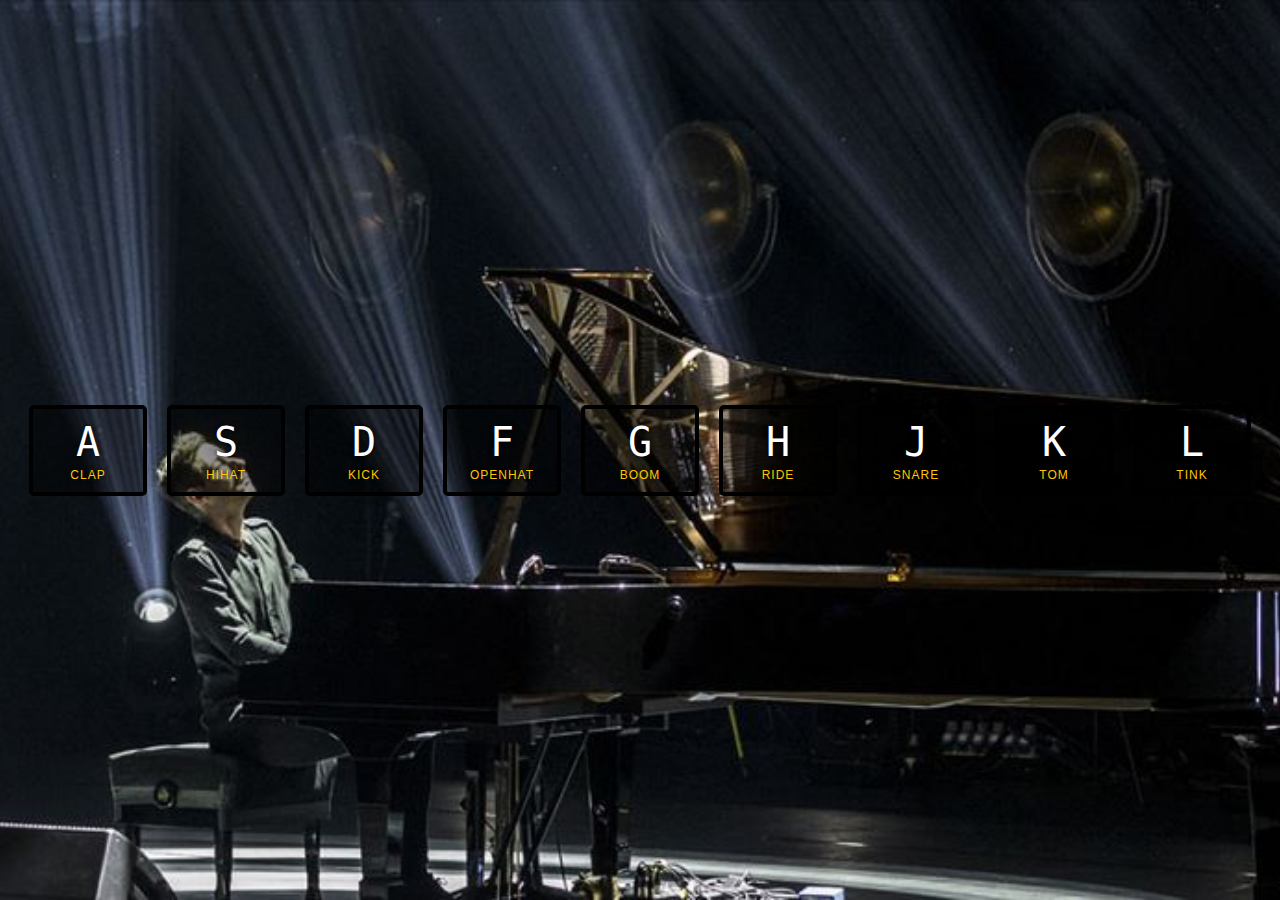
<file: Day 1 - Drum Kit/index.html>
<!DOCTYPE html>
<html lang="en">
<head>
    <meta charset="UTF-8">
    <meta http-equiv="X-UA-Compatible" content="IE=edge">
    <meta name="viewport" content="width=device-width, initial-scale=1.0">
    <title>JS Drum Kit</title>
    <link rel="stylesheet" href="style.css">
</head>
<body>

    <div class="keys">
        <div data-key="65" class="key">
          <kbd>A</kbd>
          <span class="sound">clap</span>
        </div>
        <div data-key="83" class="key">
          <kbd>S</kbd>
          <span class="sound">hihat</span>
        </div>
        <div data-key="68" class="key">
          <kbd>D</kbd>
          <span class="sound">kick</span>
        </div>
        <div data-key="70" class="key">
          <kbd>F</kbd>
          <span class="sound">openhat</span>
        </div>
        <div data-key="71" class="key">
          <kbd>G</kbd>
          <span class="sound">boom</span>
        </div>
        <div data-key="72" class="key">
          <kbd>H</kbd>
          <span class="sound">ride</span>
        </div>
        <div data-key="74" class="key">
          <kbd>J</kbd>
          <span class="sound">snare</span>
        </div>
        <div data-key="75" class="key">
          <kbd>K</kbd>
          <span class="sound">tom</span>
        </div>
        <div data-key="76" class="key">
          <kbd>L</kbd>
          <span class="sound">tink</span>
        </div>
      </div>


    <audio data-key="65" src="sounds/clap.wav"></audio>
    <audio data-key="83" src="sounds/hihat.wav"></audio>
    <audio data-key="68" src="sounds/kick.wav"></audio>
    <audio data-key="70" src="sounds/openhat.wav"></audio>
    <audio data-key="71" src="sounds/boom.wav"></audio>
    <audio data-key="72" src="sounds/ride.wav"></audio>
    <audio data-key="74" src="sounds/snare.wav"></audio>
    <audio data-key="75" src="sounds/tom.wav"></audio>
    <audio data-key="76" src="sounds/tink.wav"></audio>

    <script>



        

        function playSound(e) {
          
                const audio = document.querySelector(`audio[data-key = "${e.keyCode}"]`);
                const key = document.querySelector(`.key[data-key = "${e.keyCode}"]`);
                if(!audio) return;
                audio.currentTime =0;
    
                audio.play();
                console.log(key);
                key.classList.add("playing");
        }
            
    

    function removeTransition(e) {
        if(e.propertyName !== "transform") return;
        this.classList.remove("playing");
;    }

    const keys = document.querySelectorAll(".key");

    keys.forEach(key => key.addEventListener("transitionend",removeTransition));

    window.addEventListener("keydown",playSound);


    </script>
    
</body>
</html>
</file>
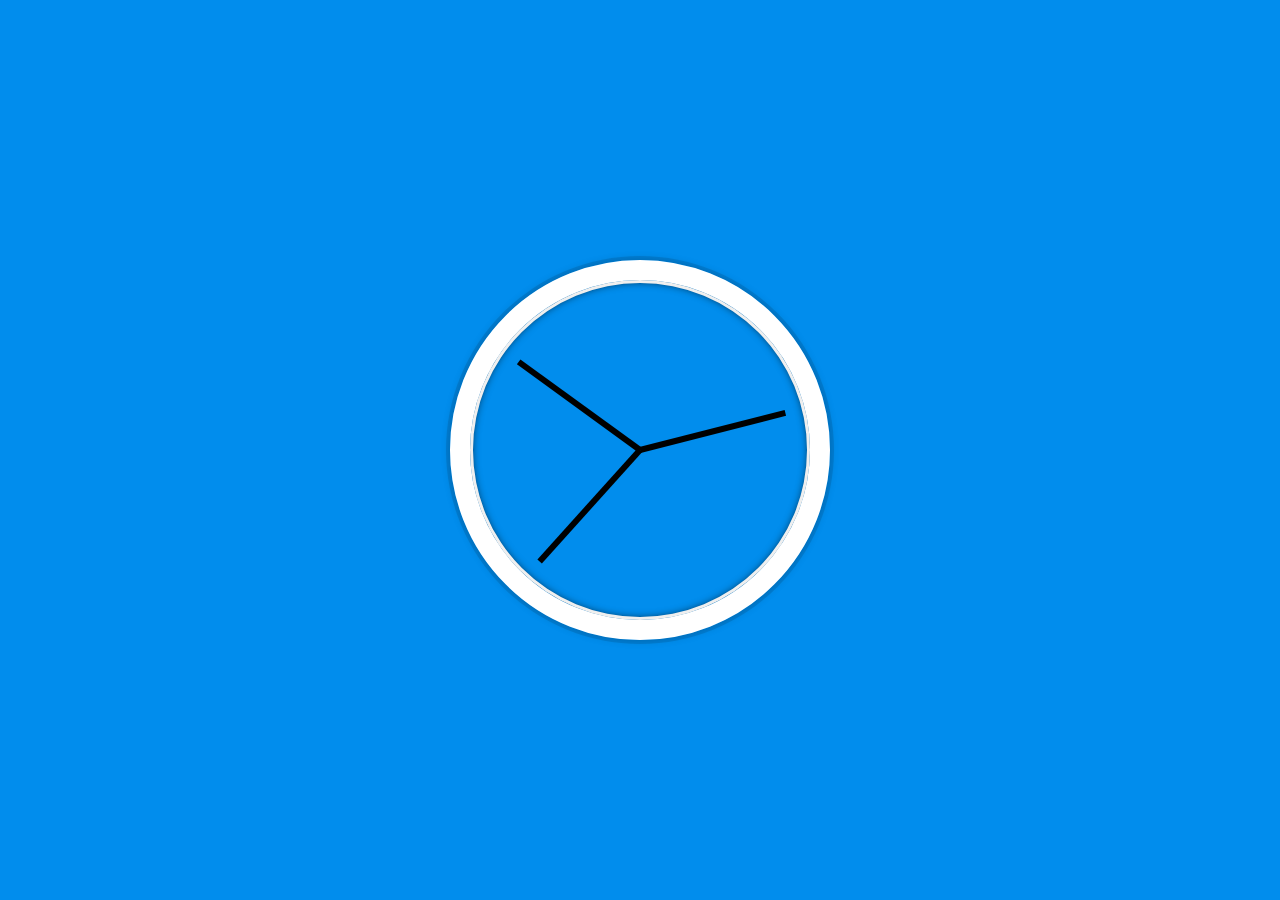
<file: Day 2 - Clock/index.html>
<!DOCTYPE html>
<html lang="en">
<head>
  <meta charset="UTF-8">
  <title>JS + CSS Clock</title>
</head>
<body>


    <div class="clock">
      <div class="clock-face">
        <div class="hand hour-hand"></div>
        <div class="hand min-hand"></div>
        <div class="hand second-hand"></div>
      </div>
    </div>


  <style>
    html {
      background: #018DED url(https://unsplash.it/1500/1000?image=881&blur=5);
      background-size: cover;
      font-family: 'helvetica neue';
      text-align: center;
      font-size: 10px;
    }

    body {
      margin: 0;
      font-size: 2rem;
      display: flex;
      flex: 1;
      min-height: 100vh;
      align-items: center;
    }

    .clock {
      width: 30rem;
      height: 30rem;
      border: 20px solid white;
      border-radius: 50%;
      margin: 50px auto;
      position: relative;
      padding: 2rem;
      box-shadow:
        0 0 0 4px rgba(0,0,0,0.1),
        inset 0 0 0 3px #EFEFEF,
        inset 0 0 10px black,
        0 0 10px rgba(0,0,0,0.2);
    }

    .clock-face {
      position: relative;
      width: 100%;
      height: 100%;
      transform: translateY(-3px); /* account for the height of the clock hands */
    }

    .hand {
      width: 50%;
      height: 6px;
      background: black;
      position: absolute;
      top: 50%;
      transform-origin: 100%;
      transform: rotate(90deg);
      transition: all 0.05s;
      transition-timing-function: cubic-bezier(0.1, 2.7, 0.58, 1);
    }
</style>

<script>
  const secondHand = document.querySelector('.second-hand');
  const minsHand = document.querySelector('.min-hand');
  const hourHand = document.querySelector('.hour-hand');

  function setDate() {
    const now = new Date();

    const seconds = now.getSeconds();
    const secondsDegrees = ((seconds / 60) * 360) + 90;
    secondHand.style.transform = `rotate(${secondsDegrees}deg)`;

    const mins = now.getMinutes();
    const minsDegrees = ((mins / 60) * 360) + ((seconds/60)*6) + 90;
    minsHand.style.transform = `rotate(${minsDegrees}deg)`;

    const hour = now.getHours();
    const hourDegrees = ((hour / 12) * 360) + ((mins/60)*30) + 90;
    hourHand.style.transform = `rotate(${hourDegrees}deg)`;
  }

  setInterval(setDate, 1000);

  setDate();

</script>
</body>
</html>
</file>
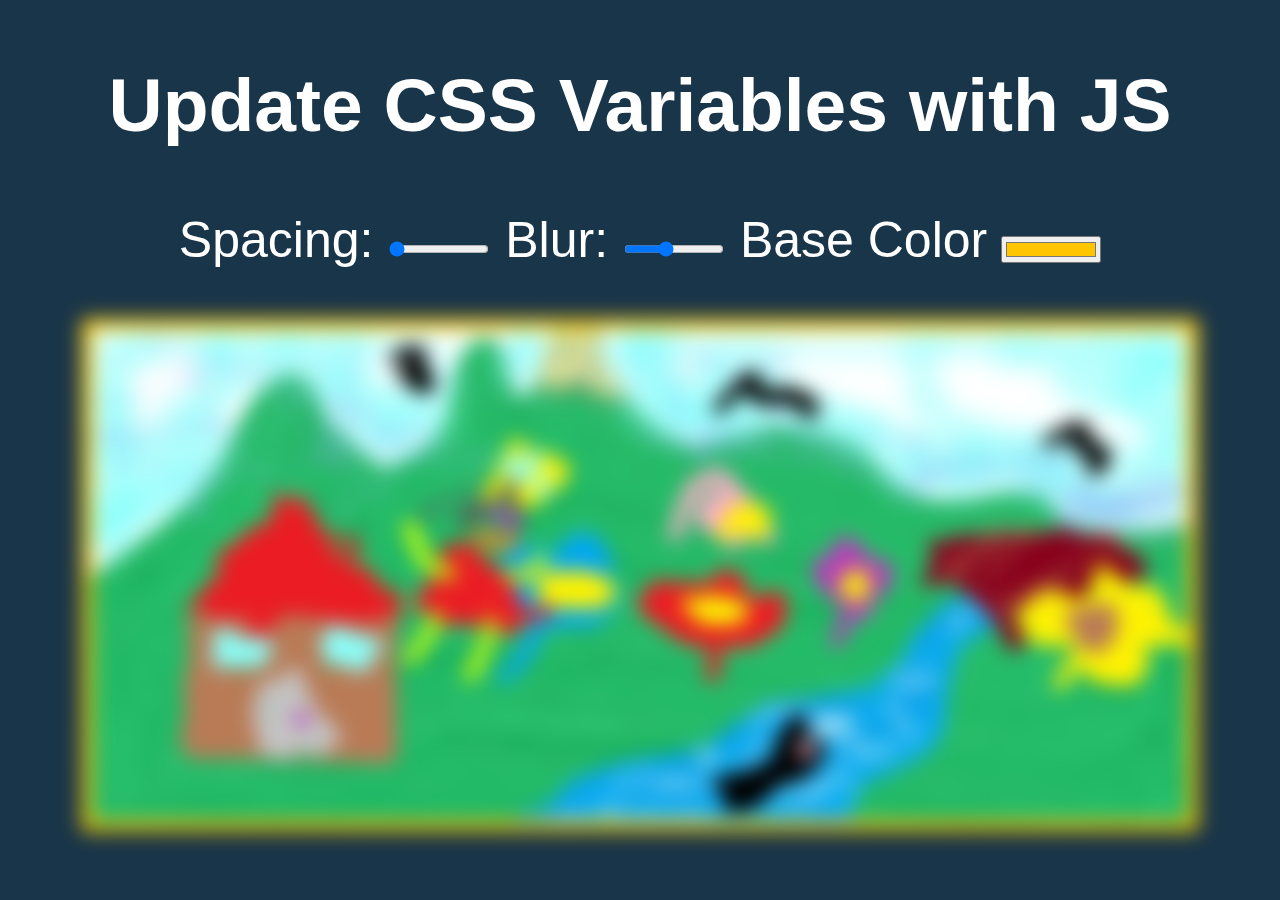
<file: Day 3 - CSS Variables/index.html>
<!DOCTYPE html>
<html lang="en">

<head>
  <meta charset="UTF-8">
  <title>Scoped CSS Variables and JS</title>
</head>

<body>
  <h2>Update CSS Variables with <span class='hl'>JS</span></h2>

  <div class="controls">
    <label for="spacing">Spacing:</label>
    <input id="spacing" type="range" name="spacing" min="10" max="200" value="10" data-sizing="px">

    <label for="blur">Blur:</label>
    <input id="blur" type="range" name="blur" min="0" max="25" value="10" data-sizing="px">

    <label for="base">Base Color</label>
    <input id="base" type="color" name="base" value="#ffc600">
  </div>

  <img src="melis resim.jpg">

  <style>
    :root {
      --base: #ffc600;
      --spacing: 10px;
      --blur: 10px;
    }

    img {
      padding: var(--spacing);
      background: var(--base);
      filter: blur(var(--blur));
    }

    .h1 {
      color: var(--base);
    }



    body {
      text-align: center;
      background: #193549;
      color: white;
      font-family: 'helvetica neue', sans-serif;
      font-weight: 100;
      font-size: 50px;
    }

    .controls {
      margin-bottom: 50px;
    }

    input {
      width: 100px;
    }
  </style>

  <script>

    const inputs = document.querySelectorAll('.controls input');

    function handleUpdate() {
      const suffix = this.dataset.sizing || '';
      document.documentElement.style.setProperty(`--${this.name}`,this.value + suffix);

    }



    inputs.forEach(input => input.addEventListener("change", handleUpdate));
    <!-- inputs.forEach(input => input.addEventListener("mousemove", handleUpdate)); -->


                                 




  </script>

</body>

</html>
</file>
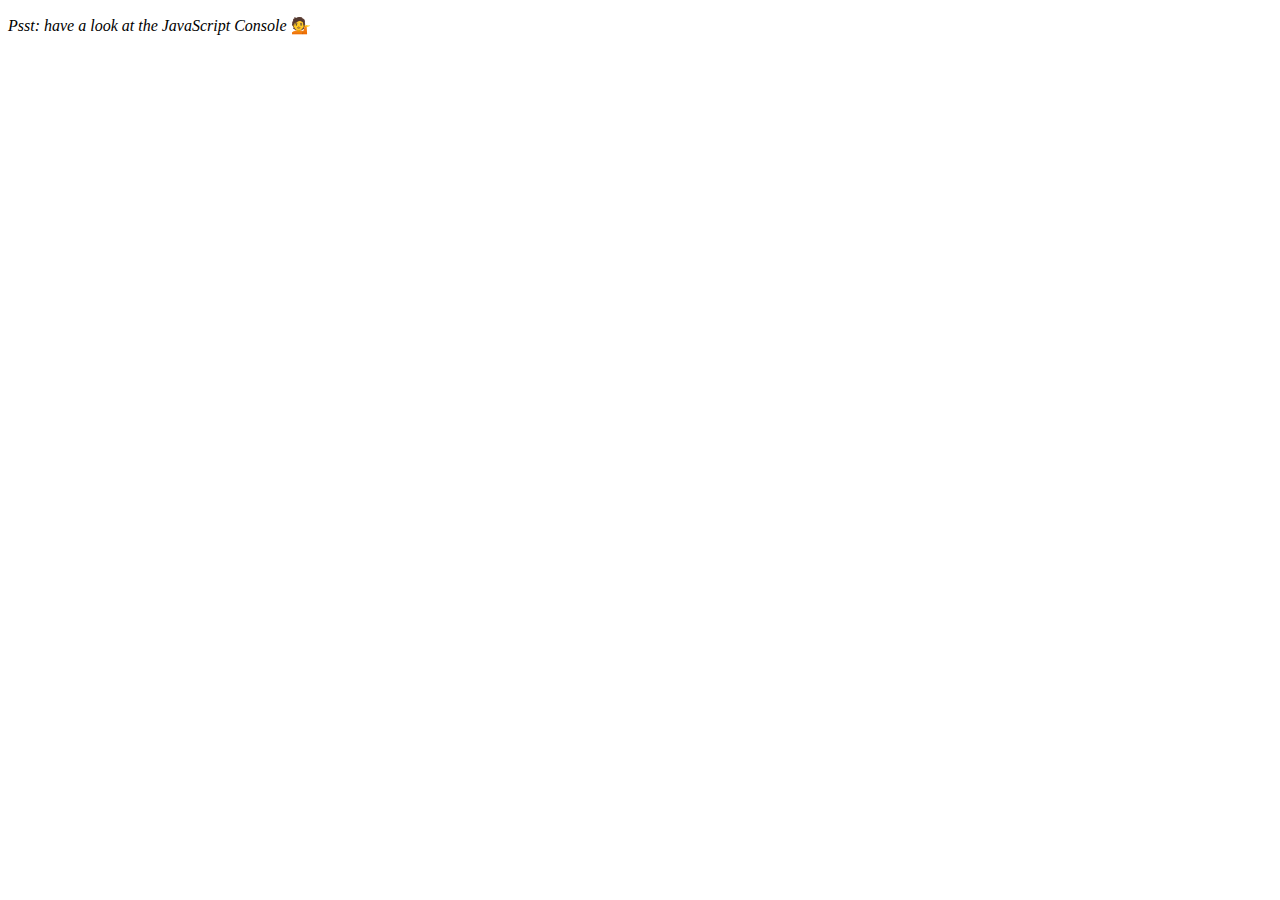
<file: Day 4- Array Cardio Day 1/index.html>
<!DOCTYPE html>
<html lang="en">
<head>
  <meta charset="UTF-8">
  <title>Array Cardio 💪</title>
</head>
<body>
  <p><em>Psst: have a look at the JavaScript Console</em> 💁</p>
  <script>
    // Get your shorts on - this is an array workout!
    // ## Array Cardio Day 1

    // Some data we can work with

    const inventors = [
      { first: 'Albert', last: 'Einstein', year: 1879, passed: 1955 },
      { first: 'Isaac', last: 'Newton', year: 1643, passed: 1727 },
      { first: 'Galileo', last: 'Galilei', year: 1564, passed: 1642 },
      { first: 'Marie', last: 'Curie', year: 1867, passed: 1934 },
      { first: 'Johannes', last: 'Kepler', year: 1571, passed: 1630 },
      { first: 'Nicolaus', last: 'Copernicus', year: 1473, passed: 1543 },
      { first: 'Max', last: 'Planck', year: 1858, passed: 1947 },
      { first: 'Katherine', last: 'Blodgett', year: 1898, passed: 1979 },
      { first: 'Ada', last: 'Lovelace', year: 1815, passed: 1852 },
      { first: 'Sarah E.', last: 'Goode', year: 1855, passed: 1905 },
      { first: 'Lise', last: 'Meitner', year: 1878, passed: 1968 },
      { first: 'Hanna', last: 'Hammarström', year: 1829, passed: 1909 }
    ];

    const people = [
      'Bernhard, Sandra', 'Bethea, Erin', 'Becker, Carl', 'Bentsen, Lloyd', 'Beckett, Samuel', 'Blake, William', 'Berger, Ric', 'Beddoes, Mick', 'Beethoven, Ludwig',
      'Belloc, Hilaire', 'Begin, Menachem', 'Bellow, Saul', 'Benchley, Robert', 'Blair, Robert', 'Benenson, Peter', 'Benjamin, Walter', 'Berlin, Irving',
      'Benn, Tony', 'Benson, Leana', 'Bent, Silas', 'Berle, Milton', 'Berry, Halle', 'Biko, Steve', 'Beck, Glenn', 'Bergman, Ingmar', 'Black, Elk', 'Berio, Luciano',
      'Berne, Eric', 'Berra, Yogi', 'Berry, Wendell', 'Bevan, Aneurin', 'Ben-Gurion, David', 'Bevel, Ken', 'Biden, Joseph', 'Bennington, Chester', 'Bierce, Ambrose',
      'Billings, Josh', 'Birrell, Augustine', 'Blair, Tony', 'Beecher, Henry', 'Biondo, Frank'
    ];
    
    // Array.prototype.filter()
    // 1. Filter the list of inventors for those who were born in the 1500's
    const fifteen = inventors.filter(inventor => (inventor.year >= 1500 && inventor.year<=1599))
      
    //console.table(fifteen);

    // Array.prototype.map()
    // 2. Give us an array of the inventors first and last names
    const fullNames = inventors.map(inventor => `${inventor.first} ${inventor.last}`);
    //console.table(fullNames)

    // Array.prototype.sort()
    // 3. Sort the inventors by birthdate, oldest to youngest

    

    const ordered = inventors.sort((a,b) => a.year > b.year ? 1 : -1)
   // console.table(ordered);

    // Array.prototype.reduce()
    // 4. How many years did all the inventors live all together?

    const totalYears = inventors.reduce((total, inventor)=> {
      return total + (inventor.passed - inventor.year)
    },0);

    //console.log(totalYears);



    // 5. Sort the inventors by years lived

    const oldest = inventors.sort(function(a,b) {
      const lastGuy = a.passed - a.year;
      const nextGuy = b.passed - b.year;
      return lastGuy > nextGuy ? -1 : 1; 
    
    });

    //console.table(oldest);
       

    // 6. create a list of Boulevards in Paris that contain 'de' anywhere in the name
    // https://en.wikipedia.org/wiki/Category:Boulevards_in_Paris

    // const category = document.querySelector(".mw-category");
    // const links = Array.from(category.querySelectorAll("a"));
    //const links = [...category.querySelectorAll("a")];

    // const de = links
                 // .map(link => link.textContent)
                 // .filter(streetName => streetName.includes("de")); 




    // 7. sort Exercise
    // Sort the people alphabetically by last name

    const alpha = people.sort((lastOne, nextOne) => {
      const [aLast, aFirst] = lastOne.split(', ');
      const [bLast, bFirst] = nextOne.split(', ');
      return aLast > bLast ? -1 : 1;
      
    }) ;

    //console.log(alpha);


    // 8. Reduce Exercise
    // Sum up the instances of each of these

    const data = ['car', 'car', 'truck', 'truck', 'bike', 'walk', 'car', 'van', 'bike', 'walk', 'car', 'van', 'car', 'truck' ];

    const transportation = data.reduce(function(obj, item) {
      if(!obj[item]) {
        obj[item] =0;
      }
      obj[item]++;      
      return obj;

    }, {});

    console.log(transportation);

  </script>
</body>
</html>
</file>
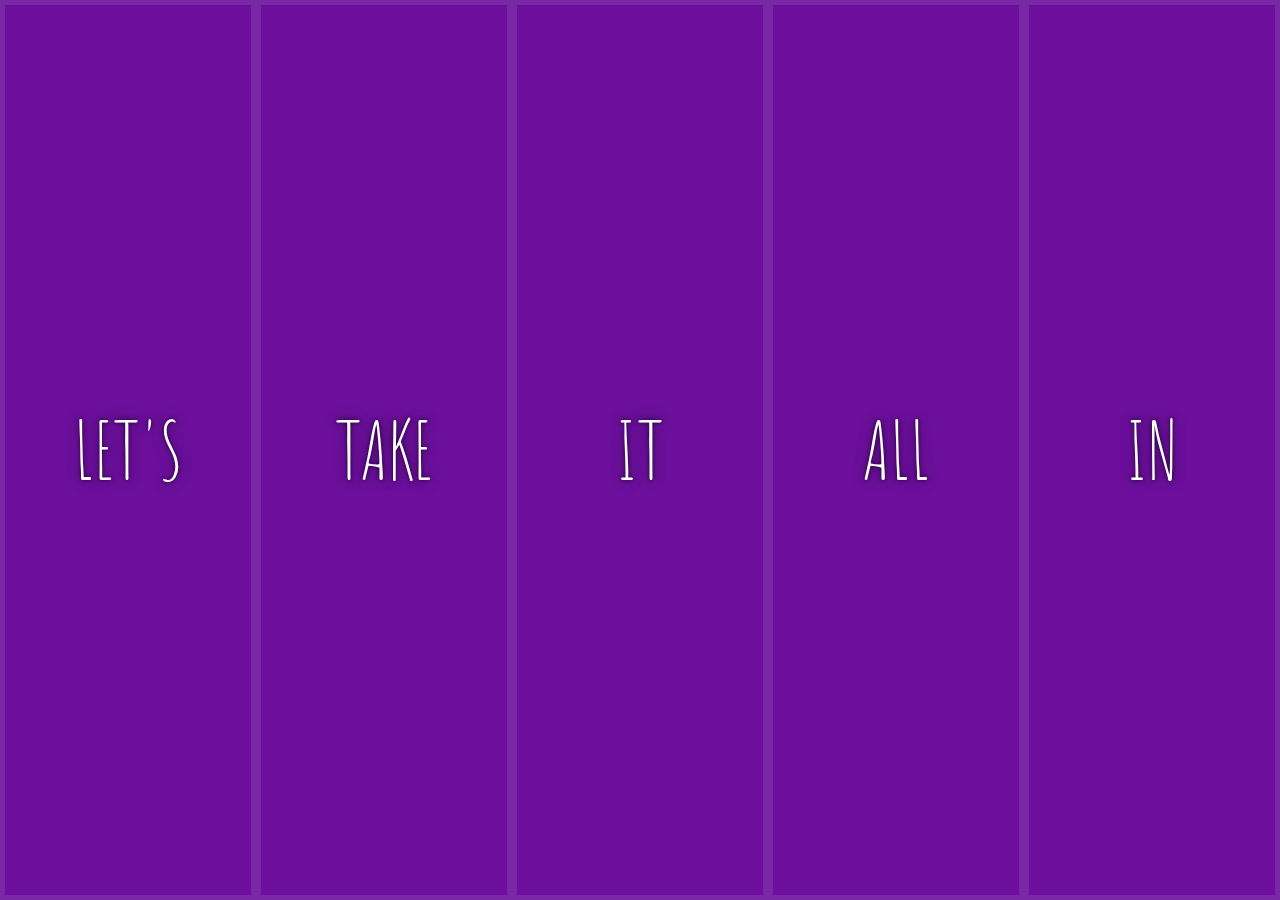
<file: Day 5 - Flex Panels Image Gallery/index.html>
<!DOCTYPE html>
<html lang="en">
<head>
  <meta charset="UTF-8">
  <title>Flex Panels 💪</title>
  <link href='https://fonts.googleapis.com/css?family=Amatic+SC' rel='stylesheet' type='text/css'>
</head>
<body>
  <style>
    html {
      box-sizing: border-box;
      background: #ffc600;
      font-family: 'helvetica neue';
      font-size: 20px;
      font-weight: 200;
    }
    
    body {
      margin: 0;
    }
    
    *, *:before, *:after {
      box-sizing: inherit;
    }

    .panels {
      min-height: 100vh;
      overflow: hidden;
      display: flex;
    }

    .panel {
      background: #6B0F9C;
      box-shadow: inset 0 0 0 5px rgba(255,255,255,0.1);
      color: white;
      text-align: center;
      align-items: center;
      /* Safari transitionend event.propertyName === flex */
      /* Chrome + FF transitionend event.propertyName === flex-grow */
      transition:
        font-size 0.7s cubic-bezier(0.61,-0.19, 0.7,-0.11),
        flex 0.7s cubic-bezier(0.61,-0.19, 0.7,-0.11),
        background 0.2s;
      font-size: 20px;
      background-size: cover;
      background-position: center;
      flex: 1;
      justify-content: center;
      display: flex;
      flex-direction: column;
    }

    .panel1 { background-image:url(https://source.unsplash.com/gYl-UtwNg_I/1500x1500); }
    .panel2 { background-image:url(https://source.unsplash.com/rFKUFzjPYiQ/1500x1500); }
    .panel3 { background-image:url(https://images.unsplash.com/photo-1465188162913-8fb5709d6d57?ixlib=rb-0.3.5&q=80&fm=jpg&crop=faces&cs=tinysrgb&w=1500&h=1500&fit=crop&s=967e8a713a4e395260793fc8c802901d); }
    .panel4 { background-image:url(https://source.unsplash.com/ITjiVXcwVng/1500x1500); }
    .panel5 { background-image:url(https://source.unsplash.com/3MNzGlQM7qs/1500x1500); }

    /* Flex Items */
    .panel > * {
      margin: 0;
      width: 100%;
      transition: transform 0.5s;
      flex: 1 0 auto;
      display: flex;
      justify-content: center;
      align-items: center;
    }

    .panel > *:first-child { transform: translateY(-100%); }
    .panel.open-active > *:first-child { transform: translateY(0); }
    .panel > *:last-child { transform: translateY(100%); }
    .panel.open-active > *:last-child { transform: translateY(0); }

    .panel p {
      text-transform: uppercase;
      font-family: 'Amatic SC', cursive;
      text-shadow: 0 0 4px rgba(0, 0, 0, 0.72), 0 0 14px rgba(0, 0, 0, 0.45);
      font-size: 2em;
    }
    
    .panel p:nth-child(2) {
      font-size: 4em;
    }

    .panel.open {
      flex: 5;
      font-size: 40px;
    }
    
    @media only screen and (max-width: 600px) {
      .panel p {
        font-size: 1em;
      }
    }
  </style>


  <div class="panels">
    <div class="panel panel1">
      <p>Hey</p>
      <p>Let's</p>
      <p>Dance</p>
    </div>
    <div class="panel panel2">
      <p>Give</p>
      <p>Take</p>
      <p>Receive</p>
    </div>
    <div class="panel panel3">
      <p>Experience</p>
      <p>It</p>
      <p>Today</p>
    </div>
    <div class="panel panel4">
      <p>Give</p>
      <p>All</p>
      <p>You can</p>
    </div>
    <div class="panel panel5">
      <p>Life</p>
      <p>In</p>
      <p>Motion</p>
    </div>
  </div>

  <script>
    const panels = document.querySelectorAll('.panel');

    function toggleOpen() {
      console.log('Hello');
      this.classList.toggle('open');
    }

    function toggleActive(e) {
      console.log(e.propertyName);
      if (e.propertyName.includes('flex')) {
        this.classList.toggle('open-active');
      }
    }

    panels.forEach(panel => panel.addEventListener('click', toggleOpen));
    panels.forEach(panel => panel.addEventListener('transitionend', toggleActive));
  </script>

</body>
</html>
</file>
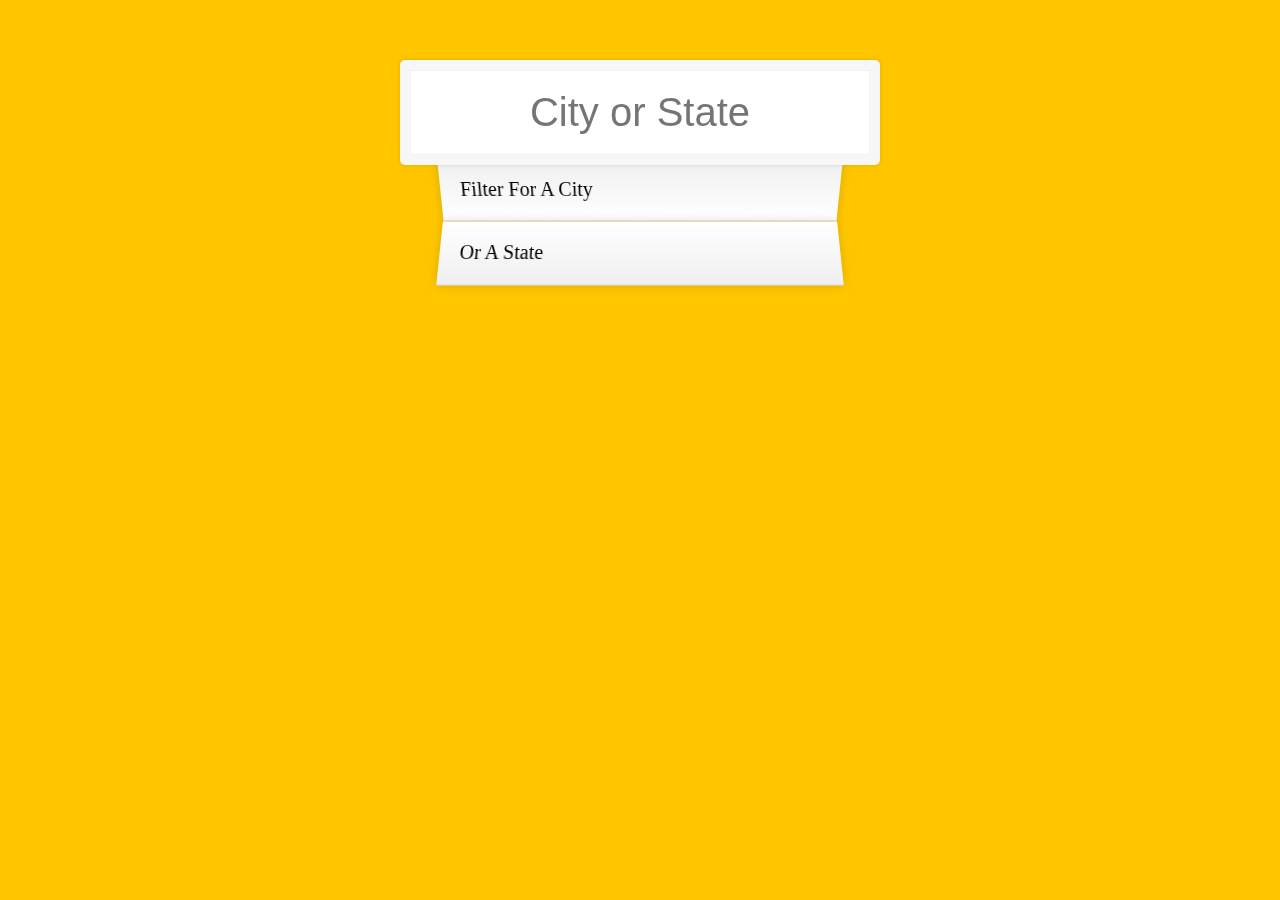
<file: Day 6 - Ajax Type Ahead/index.html>
<!DOCTYPE html>
<html lang="en">
<head>
  <meta charset="UTF-8">
  <title>Type Ahead 👀</title>
  <link rel="stylesheet" href="style.css">
</head>
<body>

  <form class="search-form">
    <input type="text" class="search" placeholder="City or State">
    <ul class="suggestions">
      <li>Filter for a city</li>
      <li>or a state</li>
    </ul>
  </form>
<script>
const endpoint = 'https://gist.githubusercontent.com/Miserlou/c5cd8364bf9b2420bb29/raw/2bf258763cdddd704f8ffd3ea9a3e81d25e2c6f6/cities.json';


const cities = [];

fetch(endpoint)
    .then(blob => blob.json())
    .then(data => cities.push(...data))

function findMatches(wordToMatch, cities) {
    return cities.filter(place => {
        const regex = new RegExp(wordToMatch, "gi");
        return place.city.match(regex) || place.state.match(regex)
    });
}


function numberWithCommas(x) {
    return x.toString().replace(/\B(?=(\d{3})+(?!\d))/g, ',');
}

function displayMatches() {
    const matchArray = findMatches(this.value, cities);
    const html = matchArray.map(place => {
        const regex =new RegExp(this.value, "gi");
        const cityName = place.city.replace(regex, `<span class=\"hl\">${this.value}</span>`);

        const stateName = place.state.replace(regex, `<span class=\"hl\">${this.value}</span>`);

        return `
        <li>
            <span class="name">${cityName}, ${stateName}</span>
            <span class="population">${numberWithCommas(place.population)}</span>
        </li>
            `;
    }).join("");

    suggestions.innerHTML = html;

}

const searchInput = document.querySelector(".search");
const suggestions = document.querySelector(".suggestions");

searchInput.addEventListener("change", displayMatches);
searchInput.addEventListener("keyup", displayMatches);


</script>
</body>
</html>
</file>
<file: Day 1 - Drum Kit/style.css>
html {
  font-size: 10px;
  background: url('./background.jpg') bottom center;
  background-size: cover;
}

body,html {
  margin: 0;
  padding: 0;
  font-family: sans-serif;
}

.keys {
  display: flex;
  flex: 1;
  min-height: 100vh;
  align-items: center;
  justify-content: center;
}

.key {
  border: .4rem solid black;
  border-radius: .5rem;
  margin: 1rem;
  font-size: 1.5rem;
  padding: 1rem .5rem;
  transition: all 0.07s ;
  width: 10rem;
  text-align: center;
  color: white;
  background: rgba(0,0,0,0.4);
  text-shadow: 0 0 .5rem black;
}

.playing {
  transform: scale(1.1);
  border-color: #ffc600;
  box-shadow: 0 0 1rem #ffc600;
}

kbd {
  display: block;
  font-size: 4rem;
}

.sound {
  font-size: 1.2rem;
  text-transform: uppercase;
  letter-spacing: .1rem;
  color: #ffc600;
}
</file>
<file: Day 6 - Ajax Type Ahead/style.css>
html {
  box-sizing: border-box;
  background: #ffc600;
  font-family: 'helvetica neue';
  font-size: 20px;
  font-weight: 200;
}

*, *:before, *:after {
  box-sizing: inherit;
}

input {
  width: 100%;
  padding: 20px;
}

.search-form {
  max-width: 400px;
  margin: 50px auto;
}

input.search {
  margin: 0;
  text-align: center;
  outline: 0;
  border: 10px solid #F7F7F7;
  width: 120%;
  left: -10%;
  position: relative;
  top: 10px;
  z-index: 2;
  border-radius: 5px;
  font-size: 40px;
  box-shadow: 0 0 5px rgba(0, 0, 0, 0.12), inset 0 0 2px rgba(0, 0, 0, 0.19);
}

.suggestions {
  margin: 0;
  padding: 0;
  position: relative;
  /*perspective: 20px;*/
}

.suggestions li {
  background: white;
  list-style: none;
  border-bottom: 1px solid #D8D8D8;
  box-shadow: 0 0 10px rgba(0, 0, 0, 0.14);
  margin: 0;
  padding: 20px;
  transition: background 0.2s;
  display: flex;
  justify-content: space-between;
  text-transform: capitalize;
}

.suggestions li:nth-child(even) {
  transform: perspective(100px) rotateX(3deg) translateY(2px) scale(1.001);
  background: linear-gradient(to bottom,  #ffffff 0%,#EFEFEF 100%);
}

.suggestions li:nth-child(odd) {
  transform: perspective(100px) rotateX(-3deg) translateY(3px);
  background: linear-gradient(to top,  #ffffff 0%,#EFEFEF 100%);
}

span.population {
  font-size: 15px;
}

.hl {
  background: #ffc600;
}
</file>
